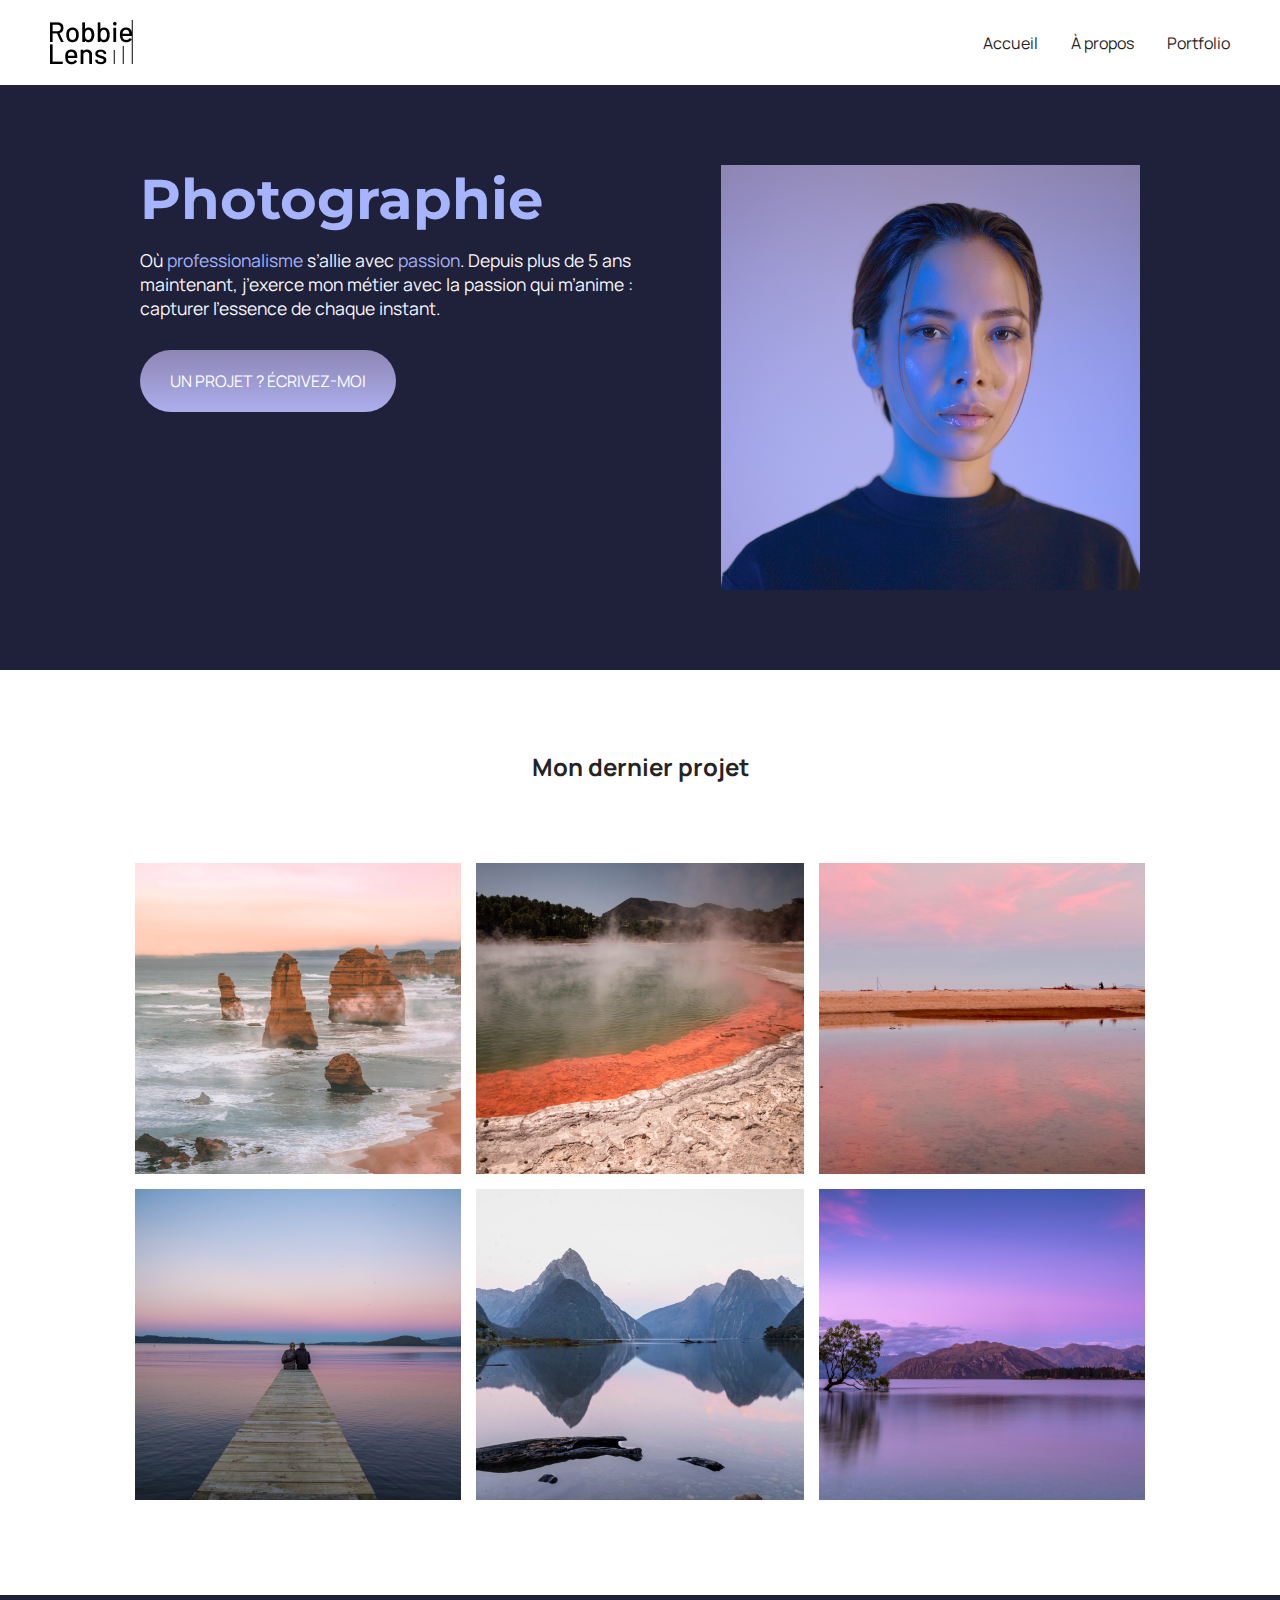
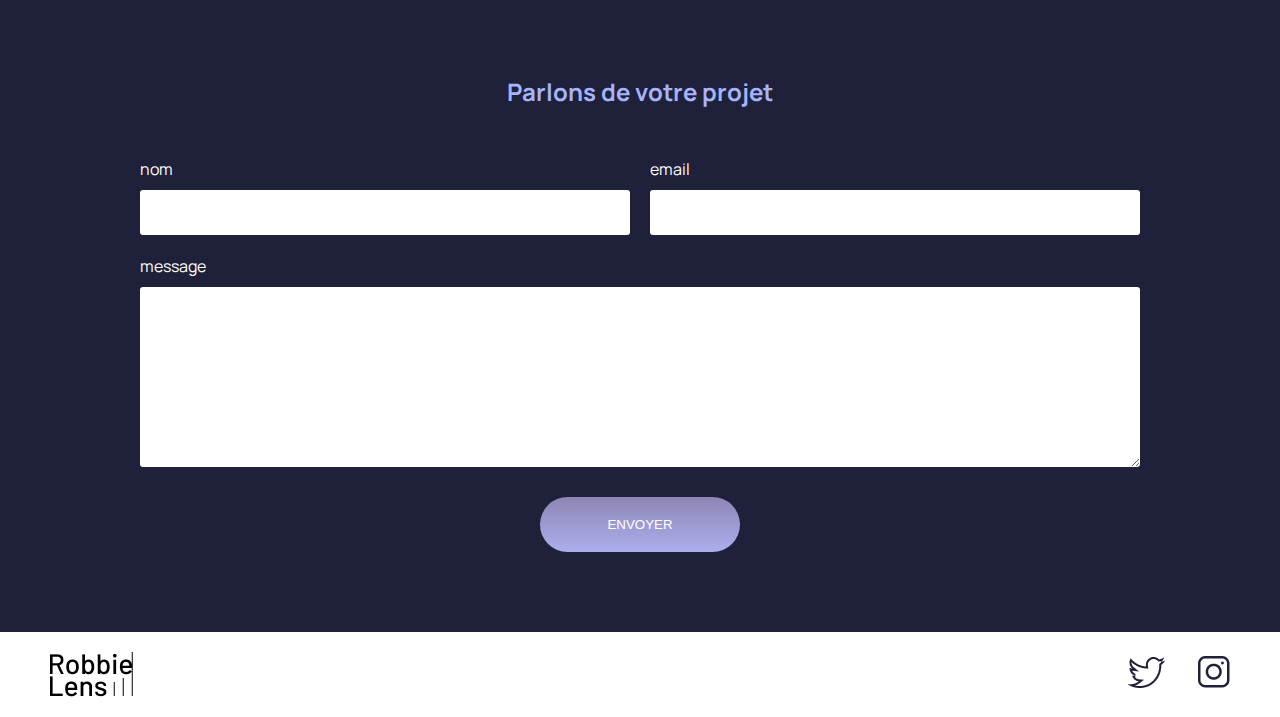
<file: index.html>
<!DOCTYPE html>
<html lang="en">
  <head>
    <meta charset="UTF-8" />
    <meta name="viewport" content="width=device-width, initial-scale=1.0" />
    <title>Accueil – Robbie Lens Photographie</title>
    <link href="style/style.css" rel="stylesheet" />
    <link href="style/index.css" rel="stylesheet" />
    <link rel="preconnect" href="https://fonts.googleapis.com" />
    <link rel="preconnect" href="https://fonts.gstatic.com" crossorigin />
    <link
      href="https://fonts.googleapis.com/css2?family=Manrope:wght@400;700&family=Montserrat:wght@400;700&display=swap"
      rel="stylesheet"
    />
  </head>
  <body>
    <header>
      <nav>
        <img src="images/logo.png" alt="Logo Robbie Lens" />
        <div>
          <a href="index.html">Accueil</a>
          <a href="a-propos.html">À propos</a>
          <a href="portfolio.html">Portfolio</a>
        </div>
      </nav>
    </header>
    <main>
      <section class="accueil-introduction">
        <div>
          <h1>Photographie</h1>
          <p>
            Où <em>professionalisme</em> s’allie avec <em>passion</em>. Depuis
            plus de 5 ans maintenant, j’exerce mon métier avec la passion qui
            m’anime : capturer l’essence de chaque instant.
          </p>
          <a href="#contact" class="cta">UN PROJET ? ÉCRIVEZ-MOI</a>
        </div>
        <img
          src="images/robbie-lens.png"
          alt="Portrait avec effet de la photographe Robbie Lens"
        />
      </section>
      <section class="accueil-photos">
        <h2>Mon dernier projet</h2>
        <div>
          <img
            src="images/accueil/element-1.png"
            alt="Twelve apostles - Australie"
          />
          <img
            src="images/accueil/element-2.png"
            alt="Wai-O-Tapu - Nouvelle-Zélande"
          />
          <img
            src="images/accueil/element-3.png"
            alt="Parc National d’Abel Tasman - Nouvelle-Zélande"
          />
        </div>
        <div>
          <img
            src="images/accueil/element-4.png"
            alt="Lac Rotorua - Nouvelle-Zélande"
          />
          <img
            src="images/accueil/element-5.png"
            alt="Milford Sound - Nouvelle-Zélande"
          />
          <img
            src="images/accueil/element-6.png"
            alt="Lac Wanaka - Nouvelle-Zélande"
          />
        </div>
      </section>
      <section class="section-contact" id="contact">
        <h2>Parlons de votre projet</h2>
        <form action="#" method="get">
          <div class="form-nom-email">
            <div class="form-column">
              <label for="nom">nom</label>
              <input type="text" name="nom" id="nom" />
            </div>
            <div class="form-column">
              <label for="email">email</label>
              <input type="text" name="email" id="email" />
            </div>
          </div>
          <label for="message">message</label>
          <textarea name="message" id="message" rows="10"></textarea>
          <input type="submit" value="ENVOYER" class="cta" />
        </form>
      </section>
    </main>
    <footer>
      <img src="images/logo.png" alt="Logo Robbie Lens" />
      <div>
        <a target="_blank" href="https://twitter.com/" class="lien-icone">
          <img src="images/twitter.png" alt="Logo Twitter" />
        </a>
        <a target="_blank" href="https://www.instagram.com/" class="lien-icone">
          <img src="images/instagram.png" alt="Logo Instagram" />
        </a>
      </div>
    </footer>
  </body>
</html>
</file>
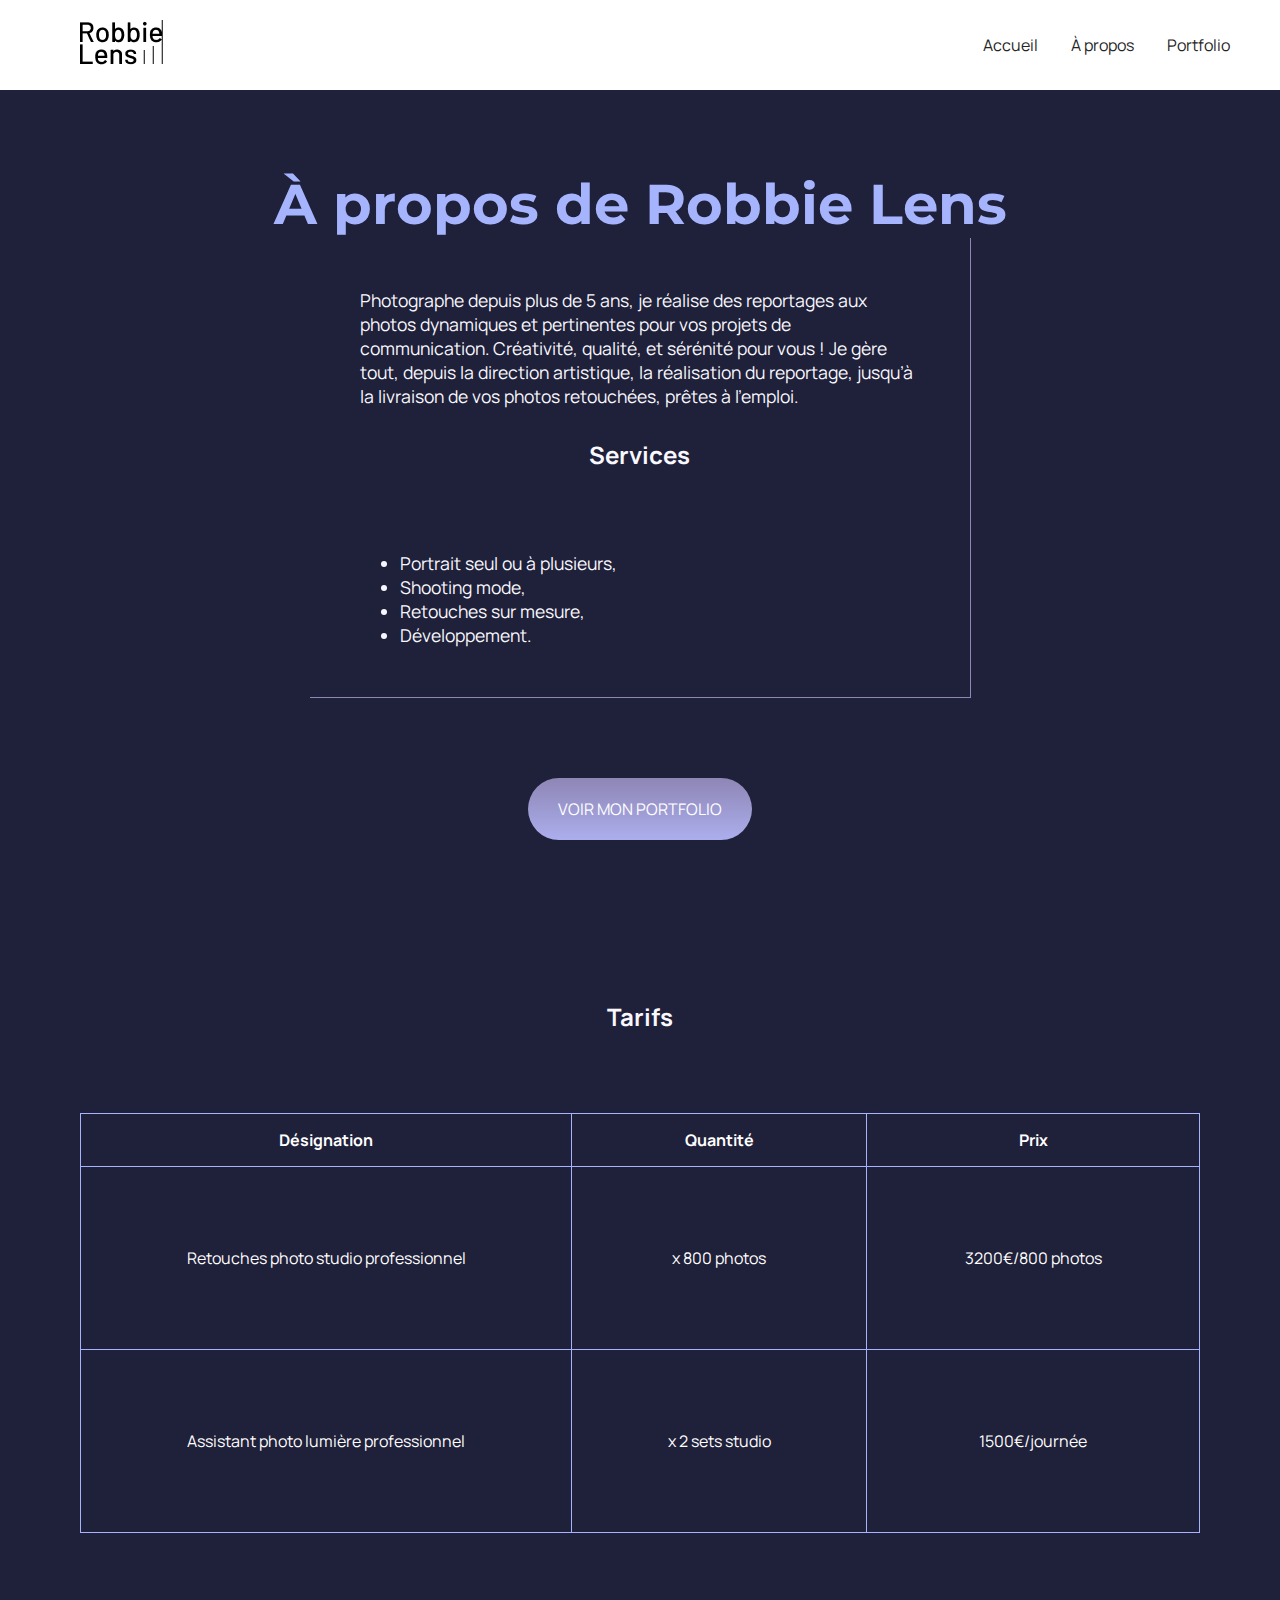
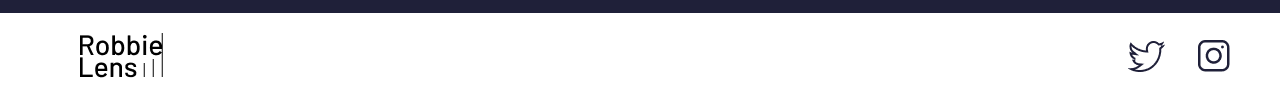
<file: a-propos.html>
<!DOCTYPE html>
<html lang="en">
  <head>
    <meta charset="UTF-8" />
    <meta name="viewport" content="width=device-width, initial-scale=1.0" />
    <title>À propos - Robbie Lens Photographie</title>
    <link href="style/style.css" rel="stylesheet" />
    <link href="style/a-propos.css" rel="stylesheet" />
    <link rel="preconnect" href="https://fonts.googleapis.com" />
    <link rel="preconnect" href="https://fonts.gstatic.com" crossorigin />
    <link
      href="https://fonts.googleapis.com/css2?family=Manrope:wght@400;700&family=Montserrat:wght@400;700&display=swap"
      rel="stylesheet"
    />
  </head>
  <body>
    <header>
      <nav>
        <a href="index.html" class="lien-icone">
          <img src="images/logo.png" alt="Logo Robbie Lens" />
        </a>
        <div>
          <a href="index.html">Accueil</a>
          <a href="a-propos.html">À propos</a>
          <a href="portfolio.html">Portfolio</a>
        </div>
      </nav>
    </header>
    <main class="a-propos-main">
      <section>
        <h1>À propos de Robbie Lens</h1>
        <div class="carre-contenu">
          <p>
            Photographe depuis plus de 5 ans, je réalise des reportages aux
            photos dynamiques et pertinentes pour vos projets de communication.
            Créativité, qualité, et sérénité pour vous ! Je gère tout, depuis la
            direction artistique, la réalisation du reportage, jusqu’à la
            livraison de vos photos retouchées, prêtes à l’emploi.
          </p>
          <h2>Services</h2>
          <ul>
            <li>Portrait seul ou à plusieurs,</li>
            <li>Shooting mode,</li>
            <li>Retouches sur mesure,</li>
            <li>Développement.</li>
          </ul>
        </div>
        <div>
          <a href="portfolio.html" class="cta">VOIR MON PORTFOLIO</a>
        </div>
      </section>
      <section class="section-tarifs">
        <h2>Tarifs</h2>
        <table>
          <thead>
            <tr>
              <th>Désignation</th>
              <th>Quantité</th>
              <th>Prix</th>
            </tr>
          </thead>
          <tbody>
            <tr>
              <td>Retouches photo studio professionnel</td>
              <td>x 800 photos</td>
              <td>3200€/800 photos</td>
            </tr>
            <tr>
              <td>Assistant photo lumière professionnel</td>
              <td>x 2 sets studio</td>
              <td>1500€/journée</td>
            </tr>
          </tbody>
        </table>
      </section>
    </main>
    <footer>
      <a href="index.html" class="lien-icone">
        <img src="images/logo.png" alt="Logo Robbie Lens" />
      </a>
      <div>
        <a target="_blank" href="https://twitter.com/" class="lien-icone">
          <img src="images/twitter.png" alt="Logo Twitter" />
        </a>
        <a target="_blank" href="https://www.instagram.com/" class="lien-icone">
          <img src="images/instagram.png" alt="Logo Instagram" />
        </a>
      </div>
    </footer>
  </body>
</html>
</file>
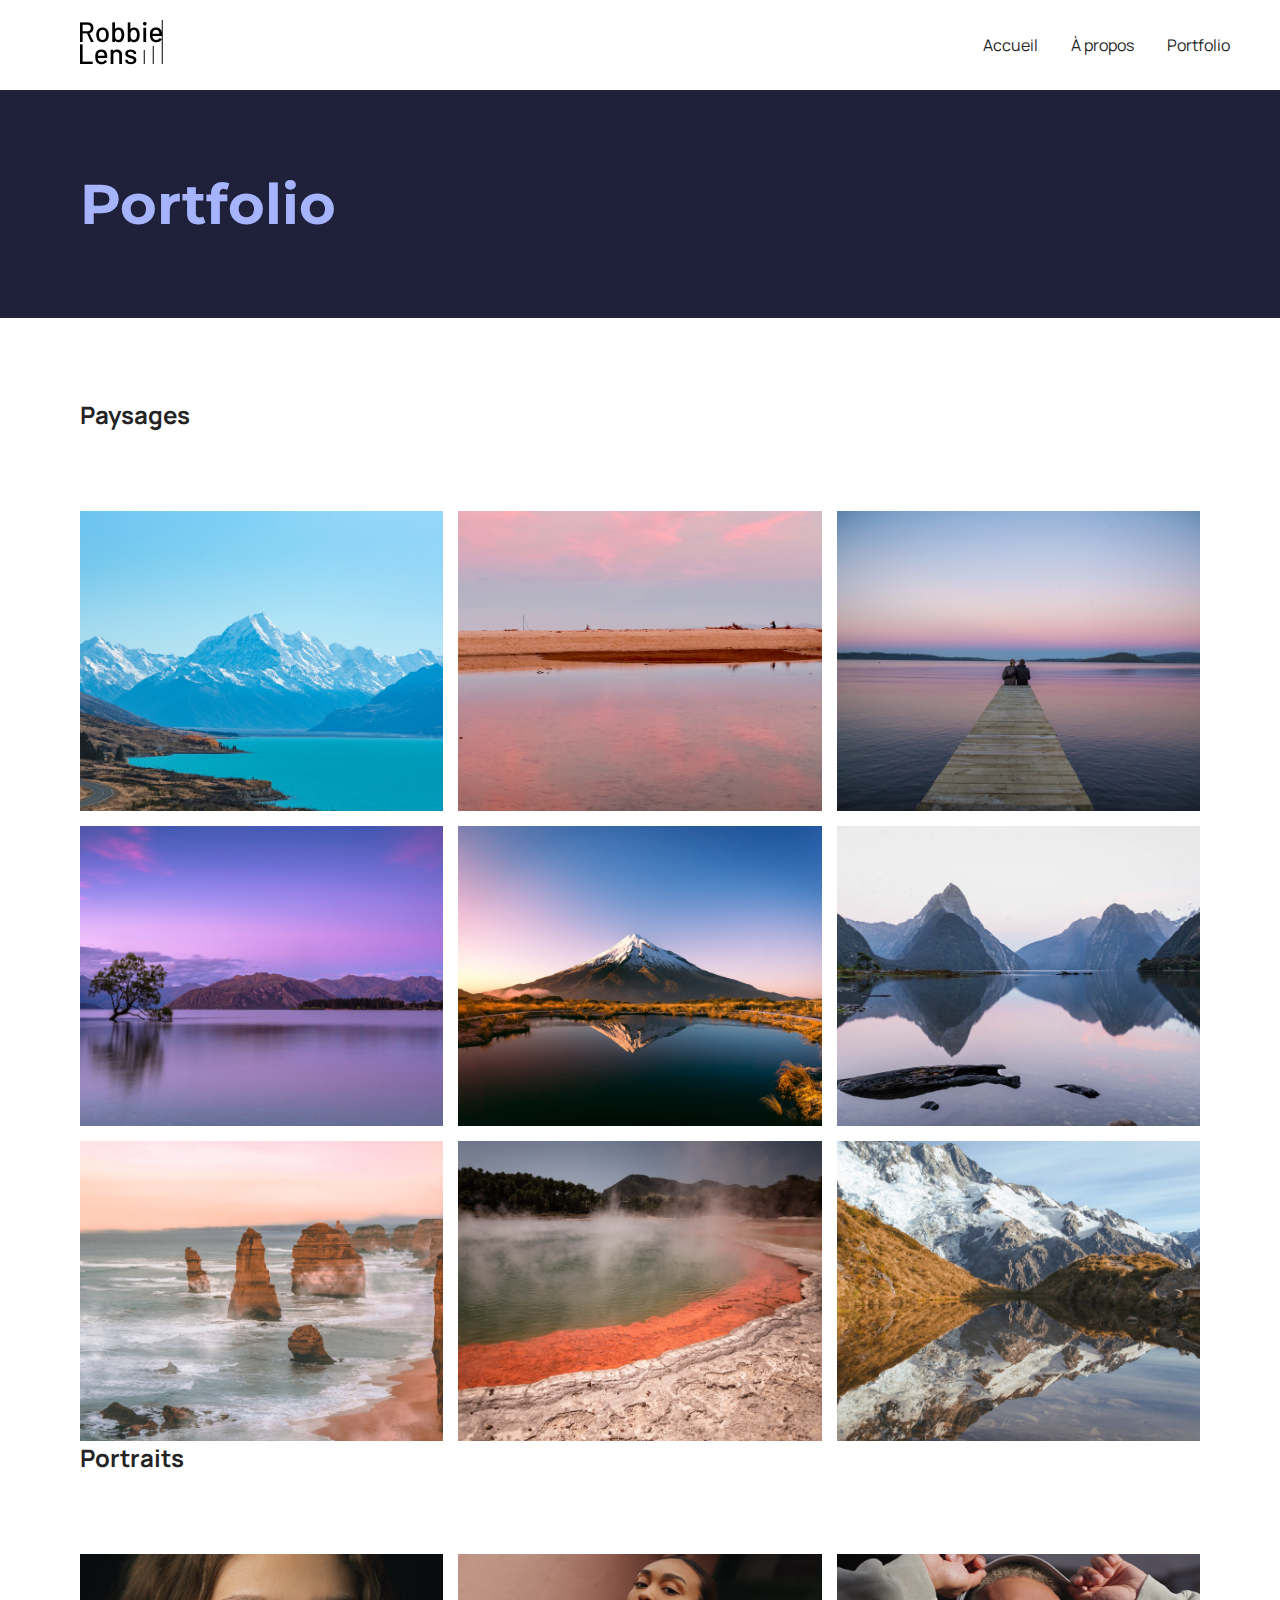
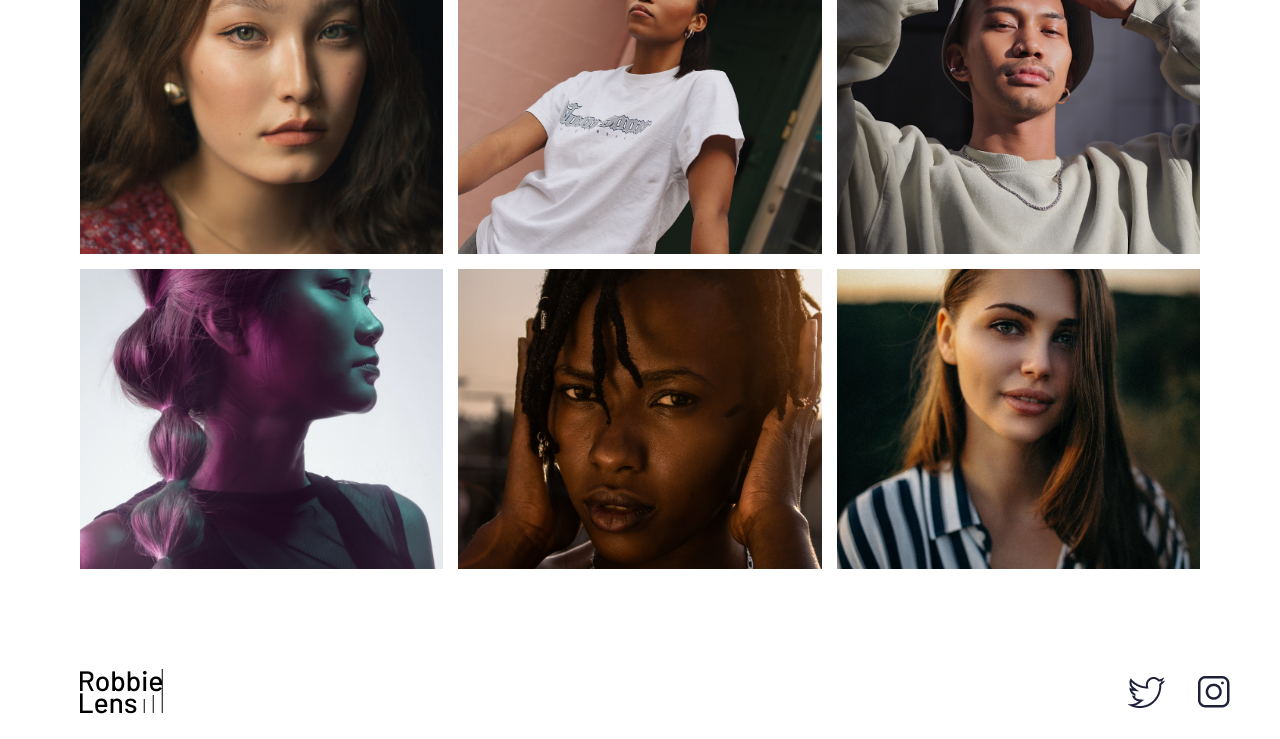
<file: portfolio.html>
<!DOCTYPE html>
<html lang="fr">
  <head>
    <meta charset="utf-8" />
    <title>Portfolio - Robbie Lens Photographie</title>
    <link href="style/style.css" rel="stylesheet" />
    <link href="style/portfolio.css" rel="stylesheet" />
    <link rel="preconnect" href="https://fonts.googleapis.com" />
    <link rel="preconnect" href="https://fonts.gstatic.com" crossorigin />
    <link
      href="https://fonts.googleapis.com/css2?family=Manrope&family=Montserrat&display=swap"
      rel="stylesheet"
    />
  </head>

  <body>
    <header>
      <nav>
        <a href="index.html" class="lien-icone">
          <img src="images/logo.png" alt="Logo Robbie Lens" />
        </a>
        <div>
          <a href="index.html">Accueil</a>
          <a href="a-propos.html">À propos</a>
          <a href="portfolio.html">Portfolio</a>
        </div>
      </nav>
    </header>
    <main>
      <section>
        <h1>Portfolio</h1>
      </section>
      <section class="portfolio-section-photos">
        <h2>Paysages</h2>
        <div class="grid-paysages">
          <a href="images/portfolio/paysage1.jpg" class="lien-conteneur-photo">
            <img
              src="images/portfolio/paysage1.jpg"
              alt="Mont Aoraki - Nouvelle-Zélande"
            />
            <div class="photo-hover">Voir la photo</div>
          </a>
          <a href="images/portfolio/paysage2.jpg" class="lien-conteneur-photo">
            <img
              src="images/portfolio/paysage2.jpg"
              alt="Parc National d’Abel Tasman - Nouvelle-Zélande"
            />
            <div class="photo-hover">Voir la photo</div>
          </a>
          <a href="images/portfolio/paysage3.jpg" class="lien-conteneur-photo">
            <img
              src="images/portfolio/paysage3.jpg"
              alt="Lac Rotorua - Nouvelle-Zélande"
            />
            <div class="photo-hover">Voir la photo</div>
          </a>
          <a href="images/portfolio/paysage4.jpg" class="lien-conteneur-photo">
            <img
              src="images/portfolio/paysage4.jpg"
              alt="Lac Wanaka - Nouvelle-Zélande"
            />
            <div class="photo-hover">Voir la photo</div>
          </a>
          <a href="images/portfolio/paysage5.jpg" class="lien-conteneur-photo">
            <img
              src="images/portfolio/paysage5.jpg"
              alt="Mont Taranaki - Nouvelle-Zélande"
            />
            <div class="photo-hover">Voir la photo</div>
          </a>
          <a href="images/portfolio/paysage6.jpg" class="lien-conteneur-photo">
            <img
              src="images/portfolio/paysage6.jpg"
              alt="Milford Sound - Nouvelle-Zélande"
            />
            <div class="photo-hover">Voir la photo</div>
          </a>
          <a href="images/portfolio/paysage7.jpg" class="lien-conteneur-photo">
            <img
              src="images/portfolio/paysage7.jpg"
              alt="Twelve Apostle - Australie"
            />
            <div class="photo-hover">Voir la photo</div>
          </a>
          <a href="images/portfolio/paysage8.jpg" class="lien-conteneur-photo">
            <img
              src="images/portfolio/paysage8.jpg"
              alt="Wai-O-Tapu - Nouvelle-Zélande"
            />
            <div class="photo-hover">Voir la photo</div>
          </a>
          <a href="images/portfolio/paysage9.jpg" class="lien-conteneur-photo">
            <img
              src="images/portfolio/paysage9.jpg"
              alt="Mont Cook - Nouvelle Zélande"
            />
            <div class="photo-hover">Voir la photo</div>
          </a>
        </div>
        <h2>Portraits</h2>
        <div class="grid-portraits">
          <a href="images/portfolio/portrait1.jpg" class="lien-conteneur-photo">
            <img
              src="images/portfolio/portrait1.jpg"
              alt="Portrait jeune femme 1"
            />
            <div class="photo-hover">Voir la photo</div>
          </a>
          <a href="images/portfolio/portrait2.jpg" class="lien-conteneur-photo">
            <img
              src="images/portfolio/portrait2.jpg"
              alt="Portrait jeune femme 2"
            />
            <div class="photo-hover">Voir la photo</div>
          </a>
          <a href="images/portfolio/portrait3.jpg" class="lien-conteneur-photo">
            <img
              src="images/portfolio/portrait3.jpg"
              alt="Portrait jeune homme 3"
            />
            <div class="photo-hover">Voir la photo</div>
          </a>
          <a href="images/portfolio/portrait4.jpg" class="lien-conteneur-photo">
            <img
              src="images/portfolio/portrait4.jpg"
              alt="Portrait jeune femme 4"
            />
            <div class="photo-hover">Voir la photo</div>
          </a>
          <a href="images/portfolio/portrait5.jpg" class="lien-conteneur-photo">
            <img
              src="images/portfolio/portrait5.jpg"
              alt="Portrait jeune femme 5"
            />
            <div class="photo-hover">Voir la photo</div>
          </a>
          <a href="images/portfolio/portrait6.jpg" class="lien-conteneur-photo">
            <img
              src="images/portfolio/portrait6.jpg"
              alt="Portrait jeune femme 6"
            />
            <div class="photo-hover">Voir la photo</div>
          </a>
        </div>
      </section>
    </main>
    <footer>
      <a href="index.html" class="lien-icone">
        <img src="images/logo.png" alt="Logo Robbie Lens" />
      </a>
      <div>
        <a target="_blank" href="https://twitter.com/" class="lien-icone">
          <img src="images/twitter.png" alt="Logo Twitter" />
        </a>
        <a target="_blank" href="https://www.instagram.com/" class="lien-icone">
          <img src="images/instagram.png" alt="Logo Instagram" />
        </a>
      </div>
    </footer>
  </body>
</html>
</file>
<file: style/style.css>
* {
  margin: 0;
}

body {
  font-family: 'Manrope', sans-serif;
  font-size: 1em;
  background-color: #1f2039;
}

a {
  color: #242424;
  text-decoration: none;
}

em {
  color: #a5b4fc;
  font-style: normal;
}

h1 {
  font-size: 3.5em;
  color: #a5b4fc;
  font-family: 'Montserrat', sans-serif;
}

h2 {
  color: #f9f8ff;
}

p,
li {
  font-size: 1.1em;
  color: #f9f8ff;
}

header,
footer {
  background-color: white;
  padding: 20px 50px;
}

.cta {
  display: inline-block;
  background: linear-gradient(#8e86b5, #acaeed);
  color: white;
  border-radius: 50px;
  padding: 20px 30px;
}

a:hover {
  text-decoration: underline;
}

.cta:hover {
  background: linear-gradient(#696484, #8788ba);
  text-decoration: none;
}

.lien-icone {
  margin-left: 30px;
}

.lien-icone:hover {
  opacity: 0.5;
}

section {
  padding: 80px;
}

footer,
nav {
  display: flex;
  flex-direction: row;
  align-items: center;
  justify-content: space-between;
}

nav a {
  margin-left: 30px;
}

@media screen and (max-width: 996px) {
  header nav {
    flex-direction: column;
    align-items: center;
    justify-content: center;
  }

  header nav img {
    margin-bottom: 20px;
  }

  header,
  footer {
    padding: 20px 20px;
  }

  h1 {
    font-size: 2em;
  }

  section {
    padding: 50px 20px 50px 20px;
  }

  nav a {
    margin-left: 10px;
    margin-right: 10px;
  }
}
</file>
<file: style/index.css>
.accueil-photos {
  background-color: white;
  padding: 80px;
}

.accueil-photos h2 {
  color: #242424;
  text-align: center;
  margin-bottom: 80px;
}

.accueil-photos div {
  display: flex;
  flex-direction: row;
  gap: 15px;
  justify-content: center;
  margin-bottom: 15px;
}

.accueil-introduction {
  display: flex;
  flex-direction: row;
  max-width: 1000px;
  align-items: flex-start;
  margin: auto;
}

.accueil-introduction h1 {
  margin-bottom: 15px;
}

.accueil-introduction p {
  margin-bottom: 30px;
}

.accueil-introduction div {
  padding-right: 80px;
}

.section-contact h2 {
  color: #a5b4fc;
  text-align: center;
  margin-bottom: 50px;
}

form {
  display: flex;
  flex-direction: column;
  max-width: 1000px;
  margin: auto;
  color: white;
}

.form-nom-email {
  display: flex;
  flex-direction: row;
  gap: 20px;
}

.form-column {
  flex: 1;
  display: flex;
  flex-direction: column;
  margin-bottom: 20px;
}

input,
textarea {
  padding: 15px;
  border-radius: 3px;
  border: none;
}

label {
  margin-bottom: 10px;
}

input[type='submit'] {
  width: 200px;
  margin: auto;
  margin-top: 30px;
}

@media screen and (max-width: 996px) {
  .accueil-introduction {
    flex-direction: column;
    align-items: center;
    justify-content: center;
  }

  .accueil-introduction div {
    padding-right: 0;
    text-align: center;
    order: 2;
  }

  .accueil-introduction img {
    order: 1;
    margin-bottom: 20px;
    width: 100%;
  }

  .accueil-photos {
    padding: 20px;
  }

  .accueil-photos div {
    flex-direction: column;
  }

  .section-contact {
    padding: 50px 20px;
  }

  .form-nom-email {
    flex-direction: column;
    gap: 0;
  }
}
</file>
<file: style/a-propos.css>
.carre-contenu {
  border-right: 1px solid #8e86b5;
  border-bottom: 1px solid #8e86b5;
  padding: 50px;
  width: 50%;
  margin: auto;
  margin-bottom: 80px;
}

.carre-contenu h2 {
  margin-top: 30px;
}

.carre-contenu ul {
  margin-top: 30px;
}

.carre-contenu + div {
  text-align: center;
}

.a-propos-main {
  margin: auto;
}

table {
  color: white;
  text-align: center;
  width: 100%;
  border-collapse: collapse;
}

td,
th {
  padding: 15px;
  border: 1px solid #a5b4fc;
}

td {
  padding: 80px;
}

h2 {
  margin-bottom: 80px;
}

h1,
h2 {
  text-align: center;
}

@media screen and (max-width: 996px) {
  .section-tarifs {
    display: none;
  }
}
</file>
<file: style/portfolio.css>
.portfolio-section-photos {
  background-color: white;
}

.portfolio-section-photos h2 {
  color: #242424;
  margin-bottom: 80px;
}

.grid-paysages {
  display: grid;
  grid-template-columns: 1fr 1fr 1fr;
  grid-template-rows: 300px 300px 300px;
  gap: 15px;
}

.grid-portraits {
  display: grid;
  grid-template-columns: 1fr 1fr 1fr;
  grid-template-rows: 300px 300px;
  gap: 15px;
}

.grid-paysages img,
.grid-portraits img {
  width: 100%;
  height: 100%;
  object-fit: cover;
}

.lien-conteneur-photo {
  position: relative;
}

.photo-hover {
  position: absolute;
  top: 0;
  left: 0;
  right: 0;
  bottom: 0;
  display: flex;
  align-items: center;
  justify-content: center;
  font-size: 1.5em;
  color: white;
  background-color: rgba(0, 0, 0, 0.7);
  display: none;
}

.lien-conteneur-photo:hover .photo-hover {
  display: flex;
}

@media screen and (max-width: 996px) {
  .grid-paysages {
    grid-template-columns: 1fr;
    gap: 15px;
  }

  .grid-portraits {
    grid-template-columns: 1fr;
    gap: 15px;
  }
}
</file>
